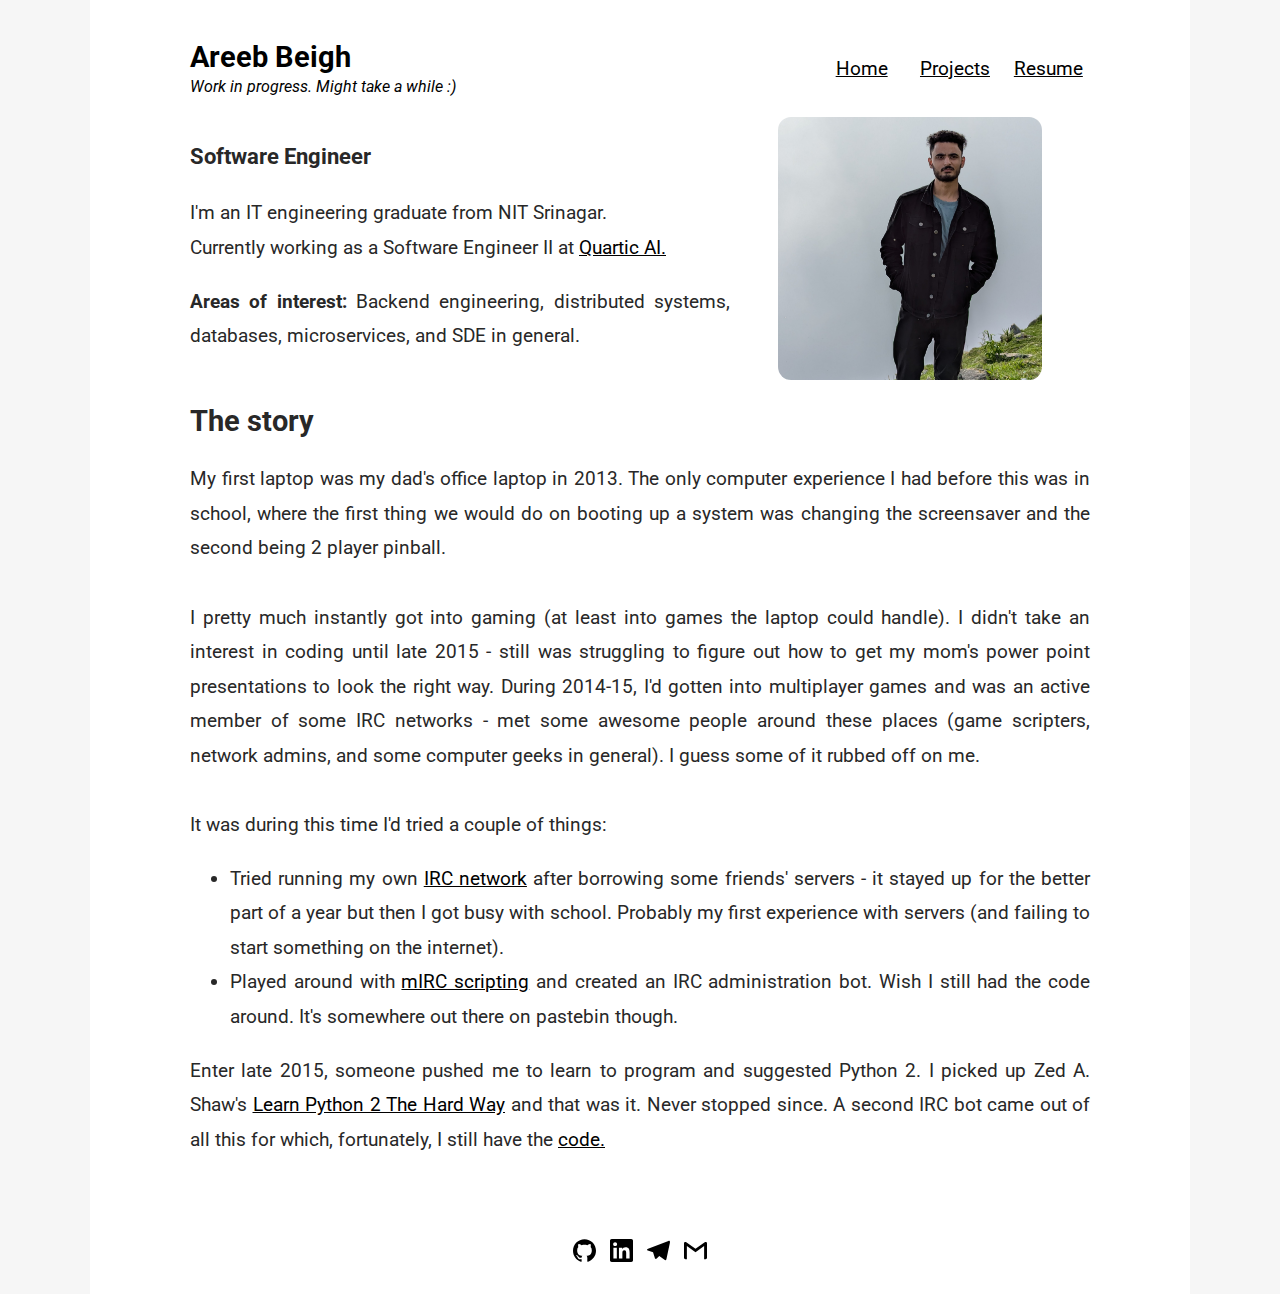
<file: index.html>
<!DOCTYPE html>
<html>
  <head>
    <meta charset="utf-8" />
    <meta http-equiv="X-UA-Compatible" content="IE=edge" />
    <title>Areeb Beigh&apos;s personal homepage</title>
    <meta name="viewport" content="width=device-width, initial-scale=1" />
    <link
      rel="stylesheet"
      type="text/css"
      media="screen"
      href="static/css/main.css"
    />
    <link
      rel="stylesheet"
      href="https://use.fontawesome.com/releases/v5.7.1/css/all.css"
      integrity="sha384-fnmOCqbTlWIlj8LyTjo7mOUStjsKC4pOpQbqyi7RrhN7udi9RwhKkMHpvLbHG9Sr"
      crossorigin="anonymous"
    />
    <link
      href="https://fonts.googleapis.com/css?family=Roboto:100,200,300,400"
      rel="stylesheet"
    />
  </head>
  <body>
    <div class="container">
      <div class="nav">
        <div class="nav-title">
          <h2>Areeb Beigh</h2>
          <small><i>Work in progress. Might take a while :)</i></small>
        </div>
        <div class="nav-links">
          <a href="/">Home</a>
          <a href="/projects.html">Projects</a>
          <a href="https://drive.google.com/file/d/1ODA60rN0ogEABuEz7llyiqsI5_ashRFS/view">Resume</a>
        </div>
      </div>
      <div class="content-container">
        
  <div class="intro">
    <div class="me">
      <img id="photo" src="static/img/me.jpg" alt="me.png" />
    </div>
    <div class="content">
      <h3>Software Engineer</h3>
      <p>
        I'm an IT engineering graduate from NIT Srinagar.
        <br />
        Currently working as a Software Engineer II at
        <a href="https://quartic.ai" target="_blank">Quartic AI.</a>
      </p>
      <p>
        <b>Areas of interest:</b> Backend engineering, distributed
        systems, databases, microservices, and SDE in general.
      </p>
    </div>
  </div>
  <div class="body">
    <h2>The story</h2>
    <p>
      My first laptop was my dad's office laptop in 2013. The only
      computer experience I had before this was in school, where the first
      thing we would do on booting up a system was changing the
      screensaver and the second being 2 player pinball. <br /><br />

      I pretty much instantly got into gaming (at least into games the laptop
      could handle). I didn't take an interest in coding until late 2015 -
      still was struggling to figure out how to get my mom's power point presentations
      to look the right way. During 2014-15, I'd gotten into multiplayer games
      and was an active member of some IRC networks - met some awesome
      people around these places (game scripters, network admins, and
      some computer geeks in general). I guess some of it rubbed off on me.

      <br /><br />
      It was during this time I'd tried a couple of things:
      <ul>
        <li>
          Tried
          running my own
          <a
            href="https://web.archive.org/web/20160129020755/http://irchound.tk/about.html"
            target="_blank"
            >IRC network</a
          >
          after borrowing some friends' servers - it stayed up for the better
          part of a year but then I got busy with school. Probably my first
          experience with servers (and failing to start something on the internet).
        </li>
        <li>
          Played around with
          <a
            href="https://en.wikipedia.org/wiki/MIRC_scripting_language"
            target="_blank"
            >mIRC scripting</a
          >
          and created an IRC administration bot. Wish I still had the code
          around. It's somewhere out there on pastebin though. 
        </li>
      </ul>
      Enter late 2015, someone pushed me to learn to program and suggested Python 2. I picked up
      Zed A. Shaw's
      <a href="https://learnpythonthehardway.org/book/" target="_blank"
        >Learn Python 2 The Hard Way</a
      >
      and that was it. Never stopped since. A second IRC bot came out of
      all this for which, fortunately, I still have the
      <a href="https://github.com/areebbeigh/rss2irc" target="_blank"
        >code.</a
      >
    </p>
  </div>

      </div>
      <div class="footer">
        
        <a href="https://github.com/areebbeigh/"
          ><img height="23" width="23" src="static/img/github.svg"
        /></a>
        
        <a href="https://linkedin.com/in/areebbeigh/"
          ><img height="23" width="23" src="static/img/linkedin.svg"
        /></a>
        
        <a href="https://t.me/xnihpue/"
          ><img height="23" width="23" src="static/img/telegram.svg"
        /></a>
        
        <a href="mailto:areebbeigh@gmail.com"
          ><img height="23" width="23" src="static/img/gmail.svg"
        /></a>
        
      </div>
    </div>
  </body>
</html>
</file>
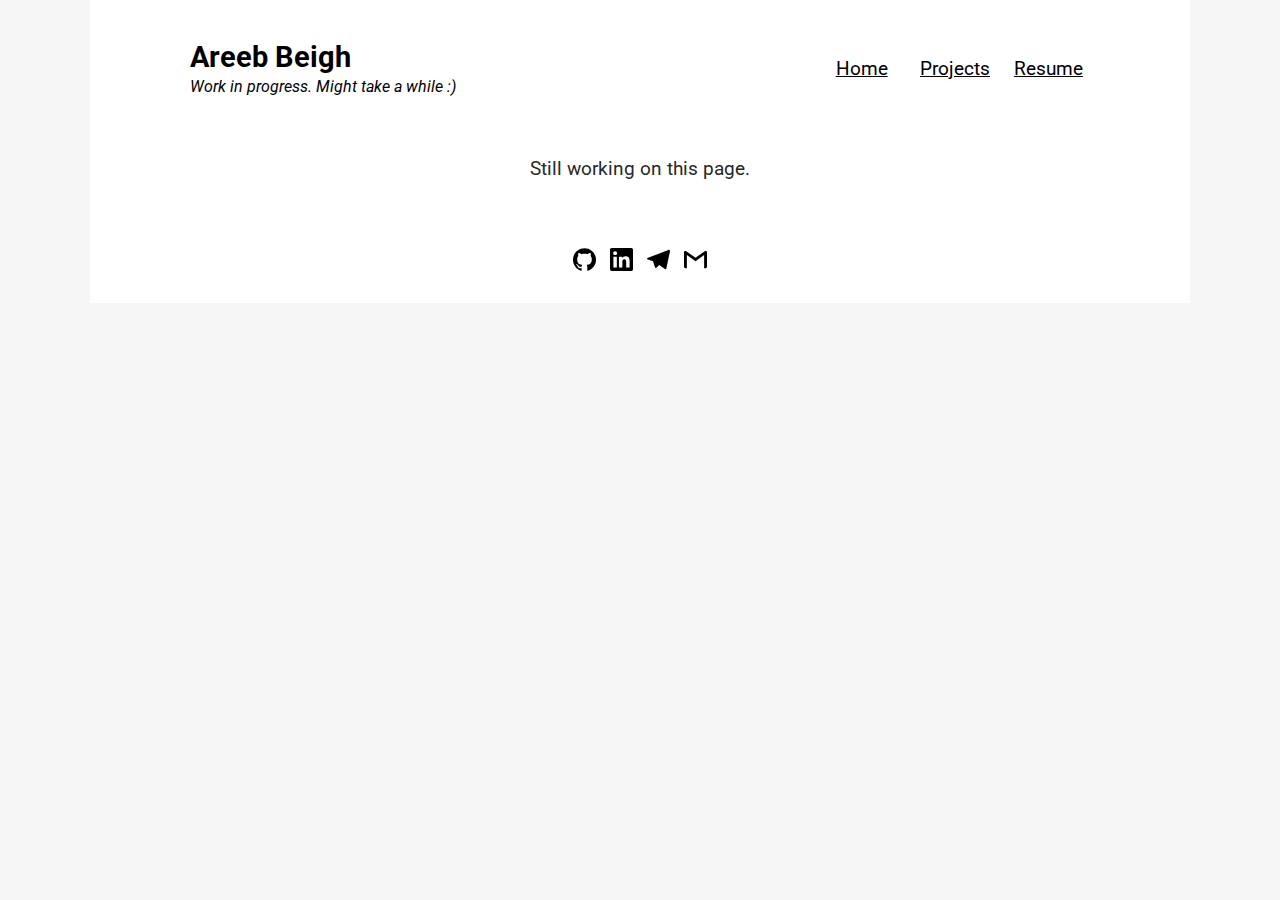
<file: projects.html>
<!DOCTYPE html>
<html>
  <head>
    <meta charset="utf-8" />
    <meta http-equiv="X-UA-Compatible" content="IE=edge" />
    <title>Areeb Beigh&apos;s personal homepage</title>
    <meta name="viewport" content="width=device-width, initial-scale=1" />
    <link
      rel="stylesheet"
      type="text/css"
      media="screen"
      href="static/css/main.css"
    />
    <link
      rel="stylesheet"
      href="https://use.fontawesome.com/releases/v5.7.1/css/all.css"
      integrity="sha384-fnmOCqbTlWIlj8LyTjo7mOUStjsKC4pOpQbqyi7RrhN7udi9RwhKkMHpvLbHG9Sr"
      crossorigin="anonymous"
    />
    <link
      href="https://fonts.googleapis.com/css?family=Roboto:100,200,300,400"
      rel="stylesheet"
    />
  </head>
  <body>
    <div class="container">
      <div class="nav">
        <div class="nav-title">
          <h2>Areeb Beigh</h2>
          <small><i>Work in progress. Might take a while :)</i></small>
        </div>
        <div class="nav-links">
          <a href="/">Home</a>
          <a href="/projects.html">Projects</a>
          <a href="https://drive.google.com/file/d/1ODA60rN0ogEABuEz7llyiqsI5_ashRFS/view">Resume</a>
        </div>
      </div>
      <div class="content-container">
        
<br />
<center>Still working on this page.</center>

      </div>
      <div class="footer">
        
        <a href="https://github.com/areebbeigh/"
          ><img height="23" width="23" src="static/img/github.svg"
        /></a>
        
        <a href="https://linkedin.com/in/areebbeigh/"
          ><img height="23" width="23" src="static/img/linkedin.svg"
        /></a>
        
        <a href="https://t.me/xnihpue/"
          ><img height="23" width="23" src="static/img/telegram.svg"
        /></a>
        
        <a href="mailto:areebbeigh@gmail.com"
          ><img height="23" width="23" src="static/img/gmail.svg"
        /></a>
        
      </div>
    </div>
  </body>
</html>
</file>
<file: static/css/main.css>
* {
  font-family: "Roboto";
  box-sizing: border-box;
}

body {
  background: #f6f6f6;
  margin: 0;
}

a:active,
a,
a:hover {
  color: #000;
}

.container {
  max-width: 1100px;
  min-width: 320px;
  margin: auto;
  font-size: 1.2em;
  padding: 20px 100px;
  background: #fff;
  display: grid;
  grid-template-rows: 1fr auto 1fr;
  text-align: justify;
}

.nav {
  display: grid;
  grid-template-columns: 70% 30%;
  align-items: end;
  padding: 20px 0;
  align-items: center;
}

.nav .nav-title h2 {
  margin: 0;
}

.nav-links {
  display: grid;
  grid-template-columns: repeat(3, 1fr);
  grid-column-gap: 10px;
}

.nav-links a {
  margin: auto;
}

.footer {
  margin: 0;
  display: flex;
  align-items: flex-end;
  justify-content: center;
}

.footer a {
  padding: 7px;
}

#photo {
  border-radius: 5%;
  display: inline-block;
  max-width: 264px;
}

.content-container {
  color: #282828;
  line-height: 1.8em;
}

.content-container .intro .me {
  grid-area: me;
  display: flex;
  align-items: center;
  justify-content: center;
}

.content-container .intro .content {
  grid-area: intro-text;
}

.content-container .intro {
  display: grid;
  grid-template-columns: [intro-text] 60% [me] 40%;
}

@media only screen and (max-width: 950px) {
  .container {
    padding: 20px 25px;
  }

  .nav {
    grid-template-columns: 1fr;
    padding: 0;
  }

  .nav .nav-links {
    margin-top: 15px;
    grid-template-columns: 1fr;
  }

  .nav .nav-links a {
    margin: 0;
    margin-top: 10px;
  }

  .nav .nav-title {
    text-align: center;
  }

  .content-container .intro {
    grid-template-columns: 1fr;
    grid-template-areas:
      "me"
      "intro-text";
  }
}
</file>
